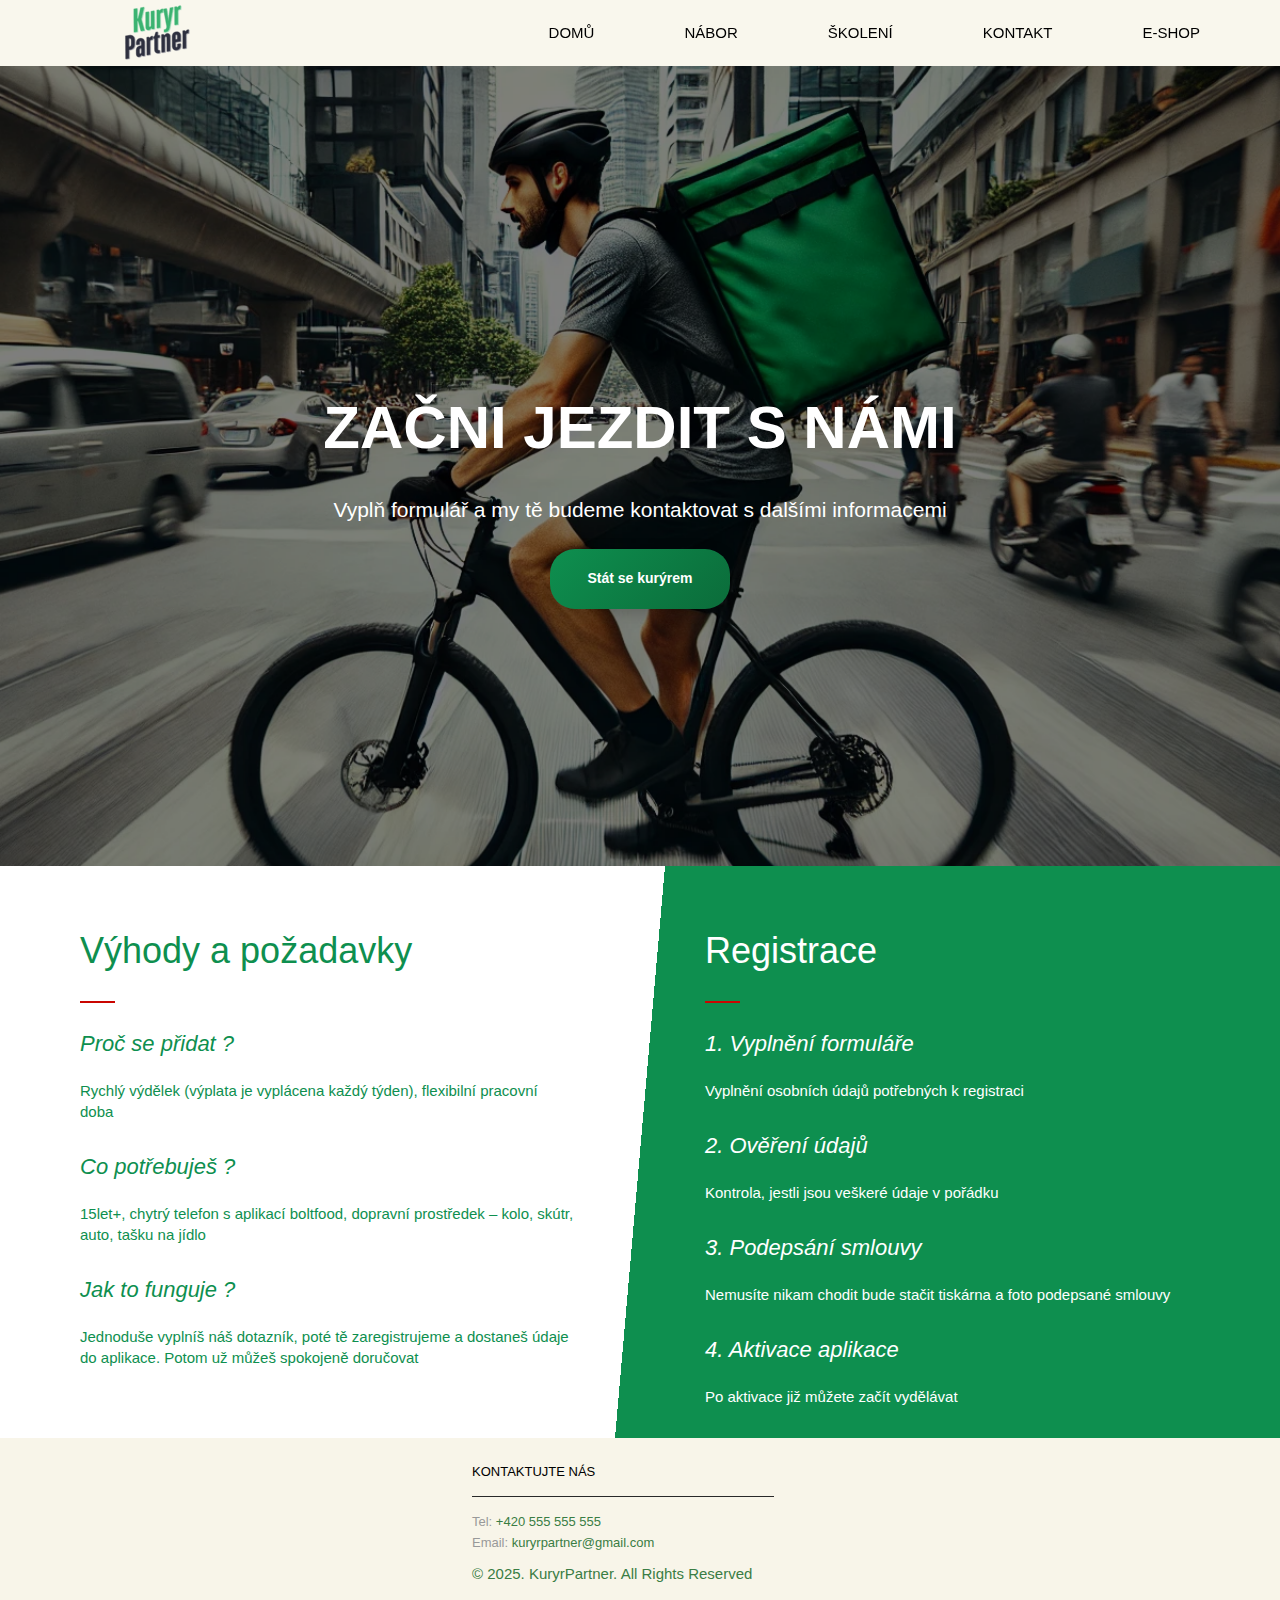
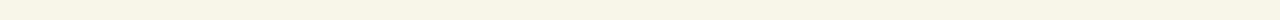
<file: Form.html>
<!DOCTYPE html>
<html lang="en">

<head>
    <meta charset="UTF-8">
    <meta name="viewport" content="width=device-width, initial-scale=1.0">
    <title>Formulář pro zájemce</title>
    <link rel="stylesheet" href="css/Style.css">
    <link rel="stylesheet" href="css/all.min.css">
</head>

<body>
    <header class="page-header">
        <div class="wrapper">
            <div class="logo">
                <img src="images/logo-kuryr.png" alt="logo">
            </div>
            <nav class="main-nav">
                <ul>
                    <li><a href="index.html">Domů</a></li>
                    <li><a href="Form.html">Nábor</a></li>
                    <li><a href="#">Školení</a></li>
                    <li><a href="Kontakt.html">Kontakt</a></li>
                    <li><a href="https://cz.boltfoodgear.com/cz">E-shop</a></li>
                </ul>
            </nav>

        </div>

    </header>
    <main>
        <div class="bannerForm">
            <div class="banner-block">
                <h1>Začni jezdit s námi</h1>
                <p class="subtitle">Vyplň formulář a my tě budeme kontaktovat s dalšími informacemi</p>
                <a href="https://docs.google.com/forms/d/e/1FAIpQLSfZCCWhNQpP_733uTUZBFD9D1KTM6HU1SyIBRKL4vxNAfrfuQ/viewform" class="inviteForm">Stát se kurýrem </a>
            </div>
        </div>
         <div class="articles">
            <div class="wrapper">
                <article>
                    <h2>Výhody a požadavky</h2>
                    <p class="quote">
                        Proč se přidat ?
                    </p>
                    <p class="text">Rychlý výdělek (výplata je vyplácena každý týden), flexibilní pracovní doba</p>
                    <p class="quote">
                        Co potřebuješ ?
                    </p>
                    <p class="text">15let+, chytrý telefon s aplikací boltfood, dopravní prostředek – kolo, skútr, auto, tašku na jídlo</p>
                    <p class="quote">
                        Jak to funguje ?
                    </p>
                    <p class="text">Jednoduše vyplníš náš dotazník, poté tě zaregistrujeme a dostaneš údaje do aplikace. Potom už můžeš spokojeně doručovat</p>

                </article>
                <article>
                    <h2>Registrace</h2>
                    <p class="quote">1. Vyplnění formuláře</p>
                    <p class="text">Vyplnění osobních údajů potřebných k registraci</p>
                    <p class="quote">2. Ověření údajů</p>
                    <p class="text">Kontrola, jestli jsou veškeré údaje v pořádku</p>
                    <p class="quote">3. Podepsání smlouvy</p>
                    <p class="text">Nemusíte nikam chodit bude stačit tiskárna a foto podepsané smlouvy</p>
                    <p class="quote">4. Aktivace aplikace </p>
                    <p class="text">Po aktivace již můžete začít vydělávat</p>
                   
                </article>
            </div>
        </div>
     
    </main>


    <footer class="page-footer">
        <div class="wrapper">
            <div class="footer-col">
                <h3>Kontaktujte nás</h3>
                <ul>
                    <li>Tel:<a href="tel:+420 555 555 555"> +420 555 555 555</a></li>
                    <li>Email:<a href="mailto:kuryrpartner@gmail.com"> kuryrpartner@gmail.com</a></li>
                </ul>
                <p class="copy">© 2025. KuryrPartner. All Rights Reserved</p>
            </div>
     
                
         
        </div>
    </footer>
</body>

</html>
</file>
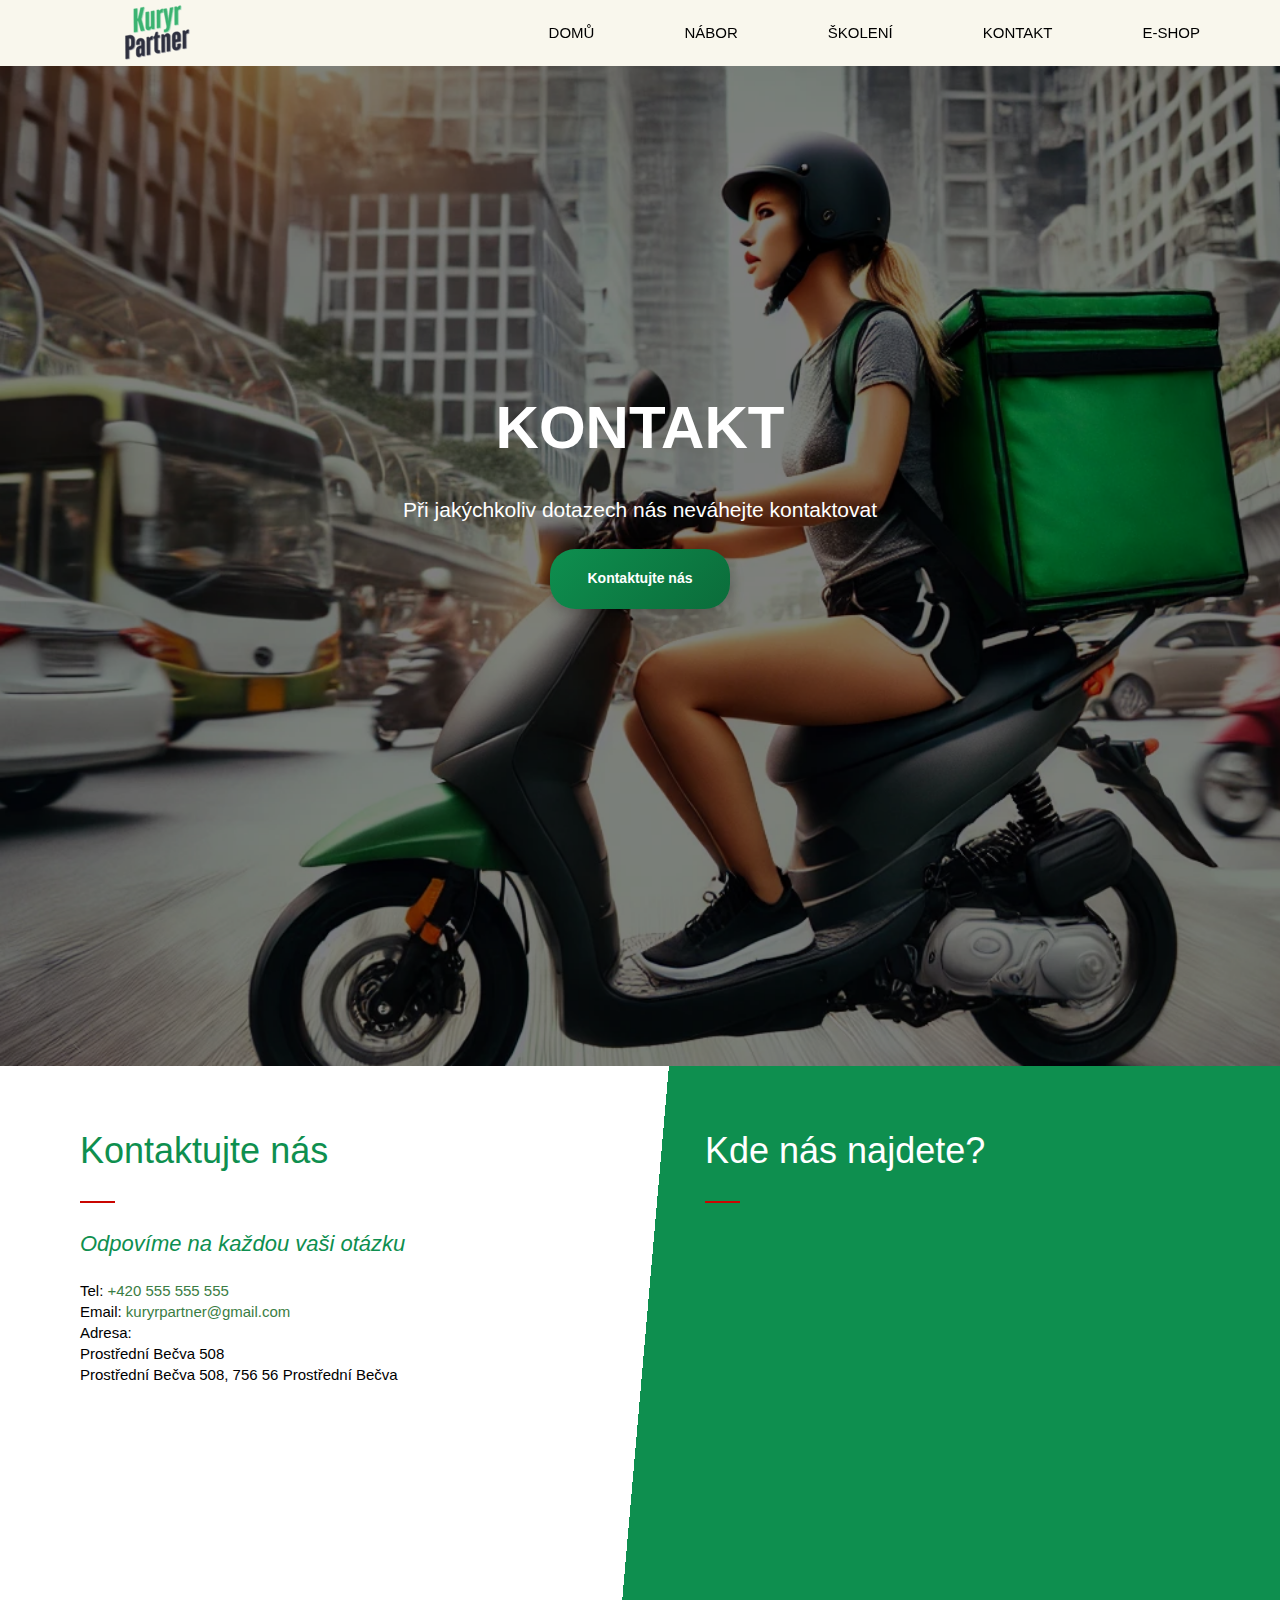
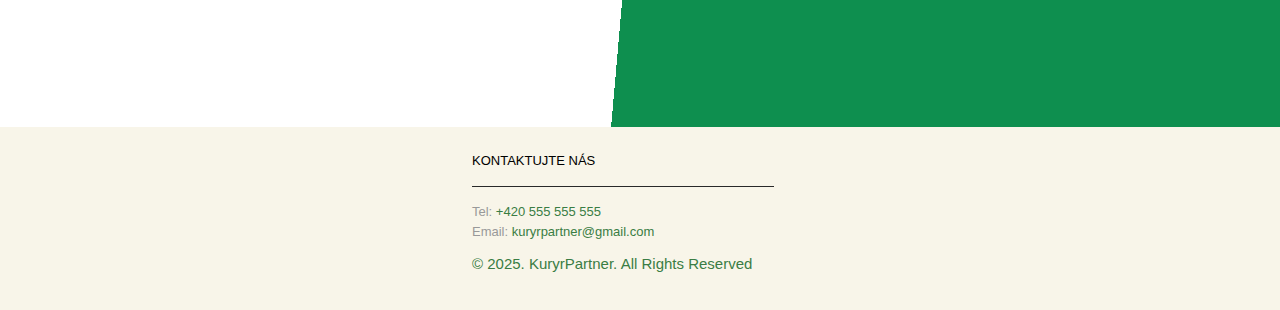
<file: Kontakt.html>
<!DOCTYPE html>
<html lang="en">

<head>
    <meta charset="UTF-8">
    <meta name="viewport" content="width=device-width, initial-scale=1.0">
    <title>Kontakt</title>
    <link rel="stylesheet" href="css/Style.css">
    <link rel="stylesheet" href="css/all.min.css">
    <script src="toto.js"> </script>
</head>


<body>
    <header class="page-header">
        <div class="wrapper">
            <div class="logo">
                <img src="images/logo-kuryr.png" alt="logo">
            </div>
            <nav class="main-nav">
                <ul>
                    <li><a href="index.html">Domů</a></li>
                    <li><a href="Form.html">Nábor</a></li>
                    <li><a href="Skoleni.html">Školení</a></li>
                    <li><a href="Kontakt.html">Kontakt</a></li>
                    <li><a href="https://cz.boltfoodgear.com/cz">E-shop</a></li>
                </ul>
            </nav>
        </div>

    </header>
    <main>
        <div class="bannerContact">
            <div class="banner-block">
                <h1>Kontakt</h1>
                <p class="subtitle">Při jakýchkoliv dotazech nás neváhejte kontaktovat</p>
                <a onclick="scrollToSection()" class="inviteForm">Kontaktujte nás </a>
            </div>
        </div>
        <div class="articles">
            <div class="wrapper">
                <article>
                    <h2>Kontaktujte nás</h2>
                    <p class="quote">
                        Odpovíme na každou vaši otázku
                    </p>
                    <ul class="contactList">
                        <li>Tel:<a href="tel:+420 555 555 555"> +420 555 555 555</a></li>
                        <li>Email:<a href="mailto:kuryrpartner@gmail.com"> kuryrpartner@gmail.com</a></li>
                        <li> Adresa: </li>
                        <li> Prostřední Bečva 508</li>  
                        <li> Prostřední Bečva 508, 756 56 Prostřední Bečva </li>
                    </ul>

                </article>
                <article>
                    <h2>Kde nás najdete? </h2>
                    <iframe
                        src="https://www.google.com/maps/embed?pb=!1m18!1m12!1m3!1d409.2040585204733!2d18.254064872204285!3d49.435720456850625!2m3!1f0!2f0!3f0!3m2!1i1024!2i768!4f13.1!3m3!1m2!1s0x471389ca6e3452a7%3A0xf11dd015bd7ee183!2zUHJvc3TFmWVkbsOtIEJlxI12YSA1MDgsIDc1NiA1NiBQcm9zdMWZZWRuw60gQmXEjXZh!5e1!3m2!1scs!2scz!4v1741552883585!5m2!1scs!2scz"
                        width="600" height="450" style="border:0;" allowfullscreen="" loading="lazy"
                        referrerpolicy="no-referrer-when-downgrade"></iframe>

                        <br>
                        <br>
                        <br>
                        
                </article>
            </div>
        </div>

    </main>


    <footer class="page-footer">
        <div class="wrapper">
            <div class="footer-col">
                <h3 id="Kontakt">Kontaktujte nás</h3>

                <ul>
                    <li>Tel:<a href="tel:+420 555 555 555"> +420 555 555 555</a></li>
                    <li>Email:<a href="mailto:kuryrpartner@gmail.com"> kuryrpartner@gmail.com</a></li>
                </ul>
                <p class="copy">© 2025. KuryrPartner. All Rights Reserved</p>
            </div>



        </div>
    </footer>
</body>

</html>
</file>
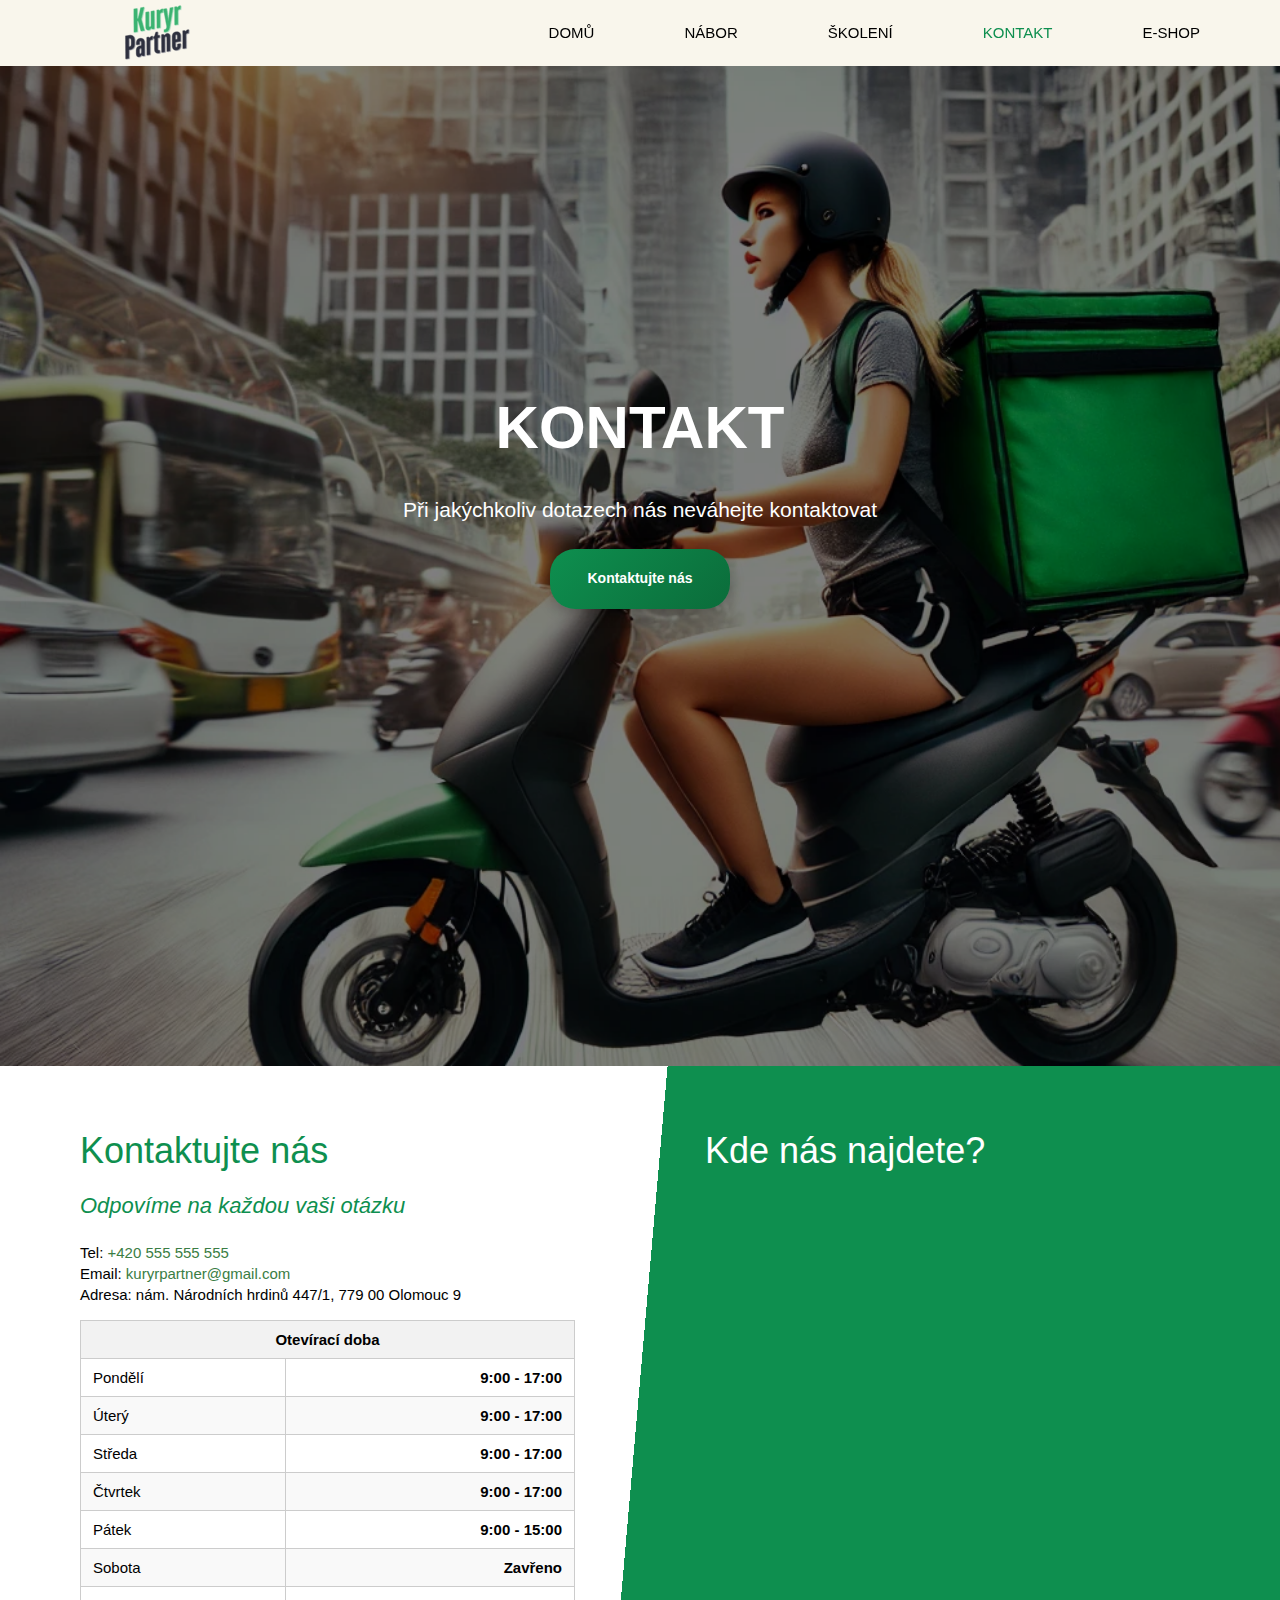
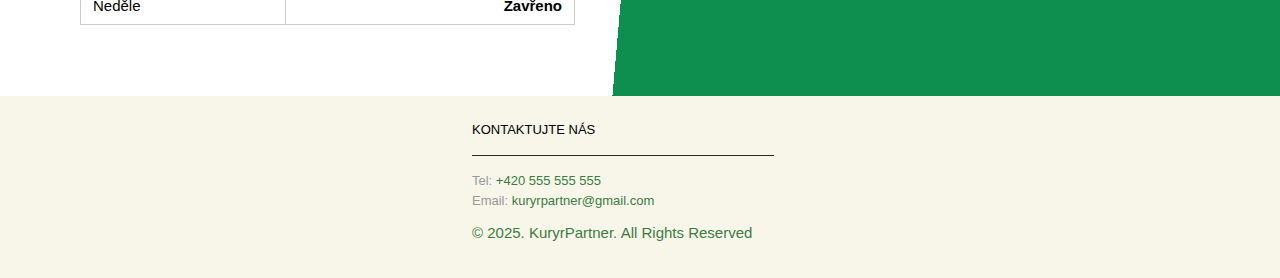
<file: kontakt.html>
<!DOCTYPE html>
<html lang="cs">

<head>
    <meta charset="UTF-8">
    <meta name="viewport" content="width=device-width, initial-scale=1.0">
    <meta name="description"
        content="Kontaktní informace na flotilu KuryrPartner. Najdete zde telefon, e-mail a adresu sídla. Neváhejte nás kontaktovat s dotazy ohledně práce kurýra Bolt Food.">
    <title>Kontakt - KuryrPartner | Spojte se s námi</title>
    <link rel="stylesheet" href="css/reset.css">
    <link rel="stylesheet" href="css/style.css">
    <script src="script.js"> </script>
</head>


<body>
    <header class="page-header">
        <div class="wrapper">
            <div class="logo">
                <img src="images/logo-kuryr.png" alt="Logo flotily KuryrPartner">
            </div>
            <button class="hamburger"><img src="images/hamburger-menu-svgrepo-com.svg" alt="menuBTN"></button>
            <nav class="main-nav">
                <ul>
                    <li><a href="index.html">Domů</a></li>
                    <li><a href="nabor.html">Nábor</a></li>
                    <li><a href="skoleni.html">Školení</a></li>
                    <li><a href="kontakt.html" class="active">Kontakt</a></li>
                    <li><a href="https://cz.boltfoodgear.com/cz">E-shop</a></li>
                </ul>
            </nav>
        </div>

    </header>
    <main>
        <div class="bannerContact">
            <div class="banner-block">
                <h1>Kontakt</h1>
                <p class="subtitle">Při jakýchkoliv dotazech nás neváhejte kontaktovat</p>
                <a onclick="scrollToSection()" class="inviteForm">Kontaktujte nás </a>
            </div>
        </div>
        <div class="articles">
            <div class="wrapper">
                <article>
                    <h2>Kontaktujte nás</h2>
                    <p class="quote">
                        Odpovíme na každou vaši otázku
                    </p>
                    <ul class="contactList">
                        <li>Tel:<a href="tel:+420 555 555 555"> +420 555 555 555</a></li>
                        <li>Email:<a href="mailto:kuryrpartner@gmail.com"> kuryrpartner@gmail.com</a></li>
                        <li>Adresa: nám. Národních hrdinů 447/1, 779 00 Olomouc 9 </li>
                    </ul>
                    <table class="opening-hours-table">
                        <thead>
                          <tr>
                            <th colspan="2">Otevírací doba</th>
                          </tr>
                        </thead>
                        <tbody>
                          <tr>
                            <td>Pondělí</td>
                            <td>9:00 - 17:00</td> 
                          </tr>
                          <tr>
                            <td>Úterý</td>
                            <td>9:00 - 17:00</td>
                          </tr>
                          <tr>
                            <td>Středa</td>
                            <td>9:00 - 17:00</td>
                          </tr>
                          <tr>
                            <td>Čtvrtek</td>
                            <td>9:00 - 17:00</td>
                          </tr>
                          <tr>
                            <td>Pátek</td>
                            <td>9:00 - 15:00</td>
                          </tr>
                          <tr>
                            <td>Sobota</td>
                            <td>Zavřeno</td>
                          </tr>
                          <tr>
                            <td>Neděle</td>
                            <td>Zavřeno</td>
                          </tr>
                        </tbody>
                      </table>

                </article>
                <article>
                    <h2>Kde nás najdete? </h2>
                    <iframe id="Mapa"
                        src="https://www.google.com/maps/embed?pb=!1m18!1m12!1m3!1d1369.9545535086406!2d17.24855325155027!3d49.5953035293747!2m3!1f0!2f0!3f0!3m2!1i1024!2i768!4f13.1!3m3!1m2!1s0x47124feb12b355a5%3A0xbce8f9df288c2b25!2sMcDonald's!5e0!3m2!1scs!2scz!4v1745663286023!5m2!1scs!2scz"
                        allowfullscreen loading="lazy">
                    </iframe>

                </article>
            </div>
        </div>

    </main>


    <footer class="page-footer">
        <div class="wrapper">
            <div class="footer-col">
                <h3 id="Kontakt">Kontaktujte nás</h3>

                <ul>
                    <li>Tel:<a href="tel:+420 555 555 555"> +420 555 555 555</a></li>
                    <li>Email:<a href="mailto:kuryrpartner@gmail.com"> kuryrpartner@gmail.com</a></li>
                </ul>
                <p class="copy">© 2025. KuryrPartner. All Rights Reserved</p>
            </div>



        </div>
    </footer>
</body>

</html>
</file>
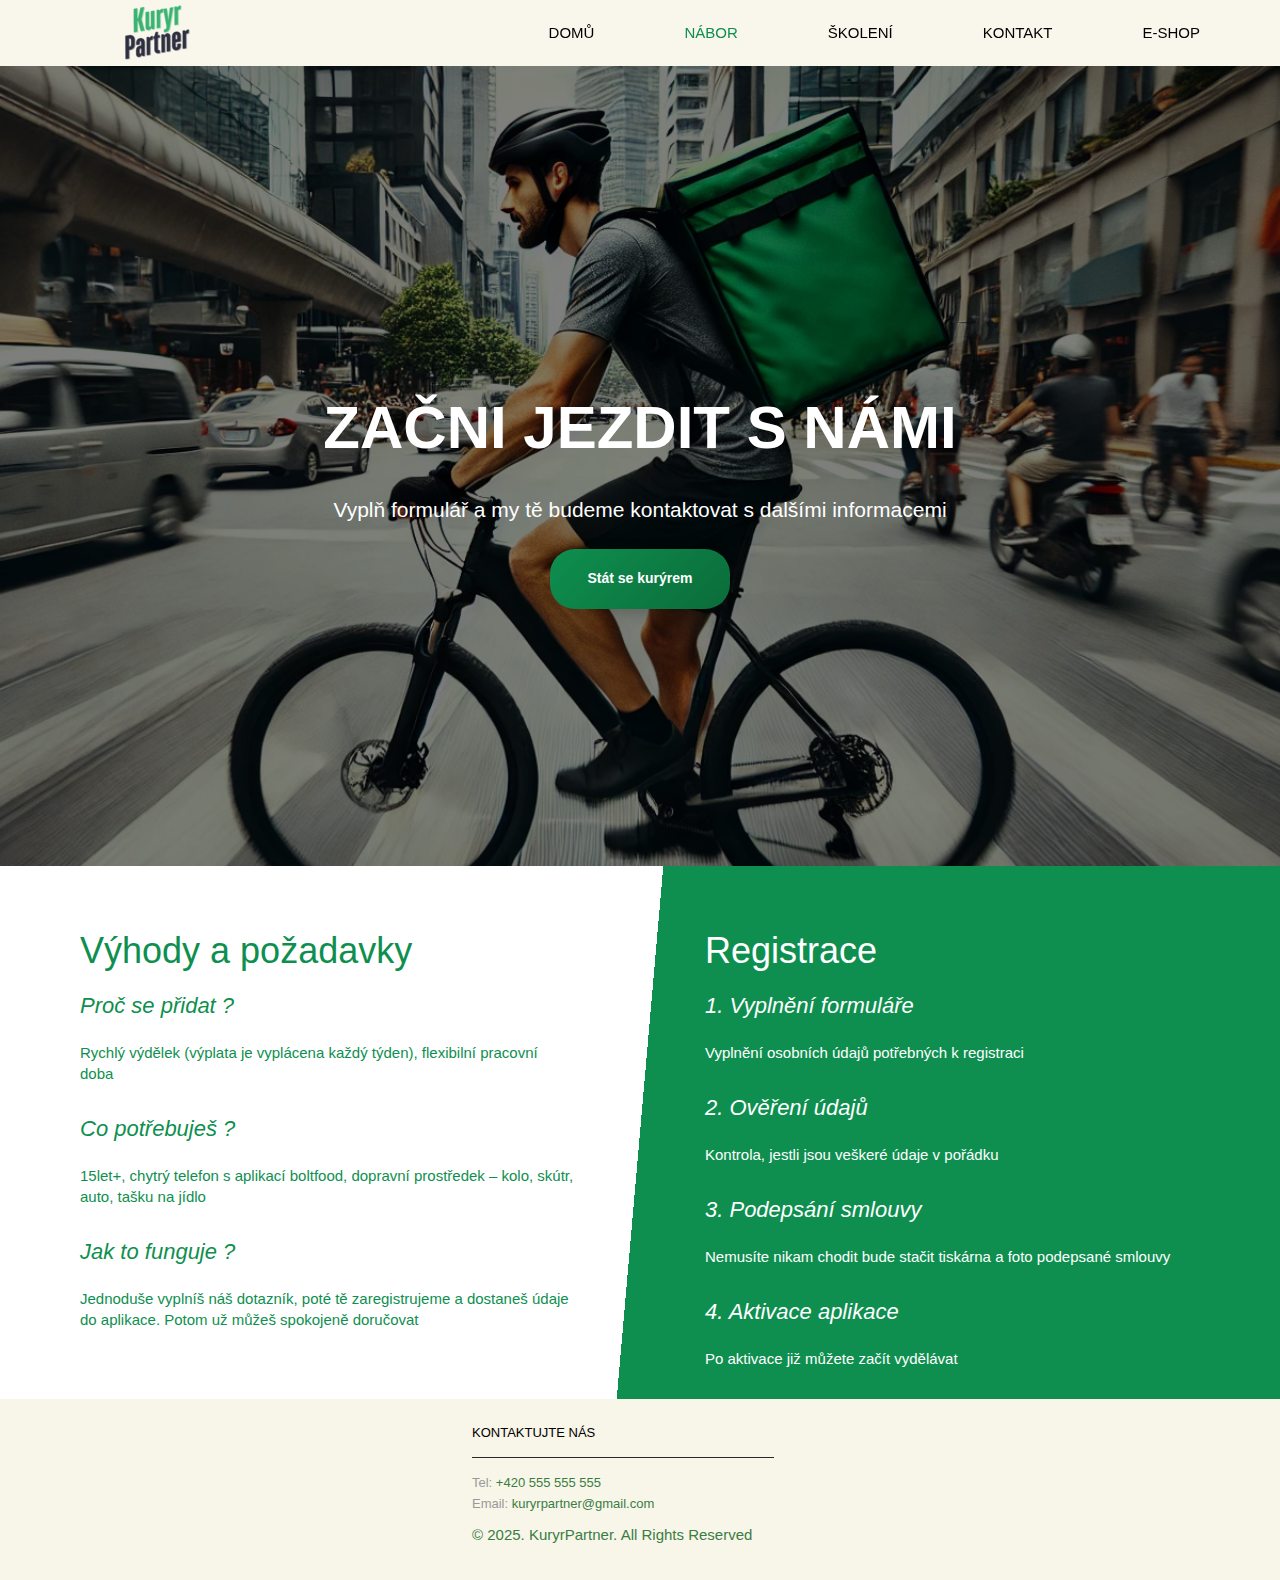
<file: nabor.html>
<!DOCTYPE html>
<html lang="cs">

<head>
    <meta charset="UTF-8">
    <meta name="viewport" content="width=device-width, initial-scale=1.0">
    <meta name="description" content="Přidejte se k týmu kurýrů Bolt Food flotily KuryrPartner. Nabízíme flexibilní práci, týdenní výplaty a jednoduchý registrační proces. Vyplňte formulář a začněte vydělávat.">
    <title>Nábor kurýrů Bolt Food - KuryrPartner | Staňte se kurýrem</title>
    <link rel="stylesheet" href="css/reset.css">
    <link rel="stylesheet" href="css/style.css">
    <script src="script.js"> </script>
</head>

<body>
    <header class="page-header">
        <div class="wrapper">
            <div class="logo">
                <img src="images/logo-kuryr.png" alt="Logo flotily KuryrPartner">
            </div>
            <button class="hamburger"><img src="images/hamburger-menu-svgrepo-com.svg" alt="menuBTN"></button>
            <nav class="main-nav">
                <ul>
                    <li><a href="index.html">Domů</a></li>
                    <li><a href="nabor.html" class="active">Nábor</a></li>
                    <li><a href="skoleni.html">Školení</a></li>
                    <li><a href="kontakt.html">Kontakt</a></li>
                    <li><a href="https://cz.boltfoodgear.com/cz">E-shop</a></li>
                </ul>
            </nav>

        </div>

    </header>
    <main>
        <div class="bannerForm">
            <div class="banner-block">
                <h1>Začni jezdit s námi</h1>
                <p class="subtitle">Vyplň formulář a my tě budeme kontaktovat s dalšími informacemi</p>
                <a href="https://docs.google.com/forms/d/e/1FAIpQLSfZCCWhNQpP_733uTUZBFD9D1KTM6HU1SyIBRKL4vxNAfrfuQ/viewform" class="inviteForm">Stát se kurýrem </a>
            </div>
        </div>
         <div class="articles">
            <div class="wrapper">
                <article>
                    <h2>Výhody a požadavky</h2>
                    <p class="quote">
                        Proč se přidat ?
                    </p>
                    <p class="text">Rychlý výdělek (výplata je vyplácena každý týden), flexibilní pracovní doba</p>
                    <p class="quote">
                        Co potřebuješ ?
                    </p>
                    <p class="text">15let+, chytrý telefon s aplikací boltfood, dopravní prostředek – kolo, skútr, auto, tašku na jídlo</p>
                    <p class="quote">
                        Jak to funguje ?
                    </p>
                    <p class="text">Jednoduše vyplníš náš dotazník, poté tě zaregistrujeme a dostaneš údaje do aplikace. Potom už můžeš spokojeně doručovat</p>

                </article>
                <article>
                    <h2>Registrace</h2>
                    
                    <p class="quote">1. Vyplnění formuláře</p>
                    <p class="text">Vyplnění osobních údajů potřebných k registraci</p>
                    <p class="quote">2. Ověření údajů</p>
                    <p class="text">Kontrola, jestli jsou veškeré údaje v pořádku</p>
                    <p class="quote">3. Podepsání smlouvy</p>
                    <p class="text">Nemusíte nikam chodit bude stačit tiskárna a foto podepsané smlouvy</p>
                    <p class="quote">4. Aktivace aplikace </p>
                    <p class="text">Po aktivace již můžete začít vydělávat</p>
                   
                </article>
            </div>
        </div>
     
    </main>


    <footer class="page-footer">
        <div class="wrapper">
            <div class="footer-col">
                <h3>Kontaktujte nás</h3>
                <ul>
                    <li>Tel:<a href="tel:+420 555 555 555"> +420 555 555 555</a></li>
                    <li>Email:<a href="mailto:kuryrpartner@gmail.com"> kuryrpartner@gmail.com</a></li>
                </ul>
                <p class="copy">© 2025. KuryrPartner. All Rights Reserved</p>
            </div>
     
                
         
        </div>
    </footer>
</body>

</html>
</file>
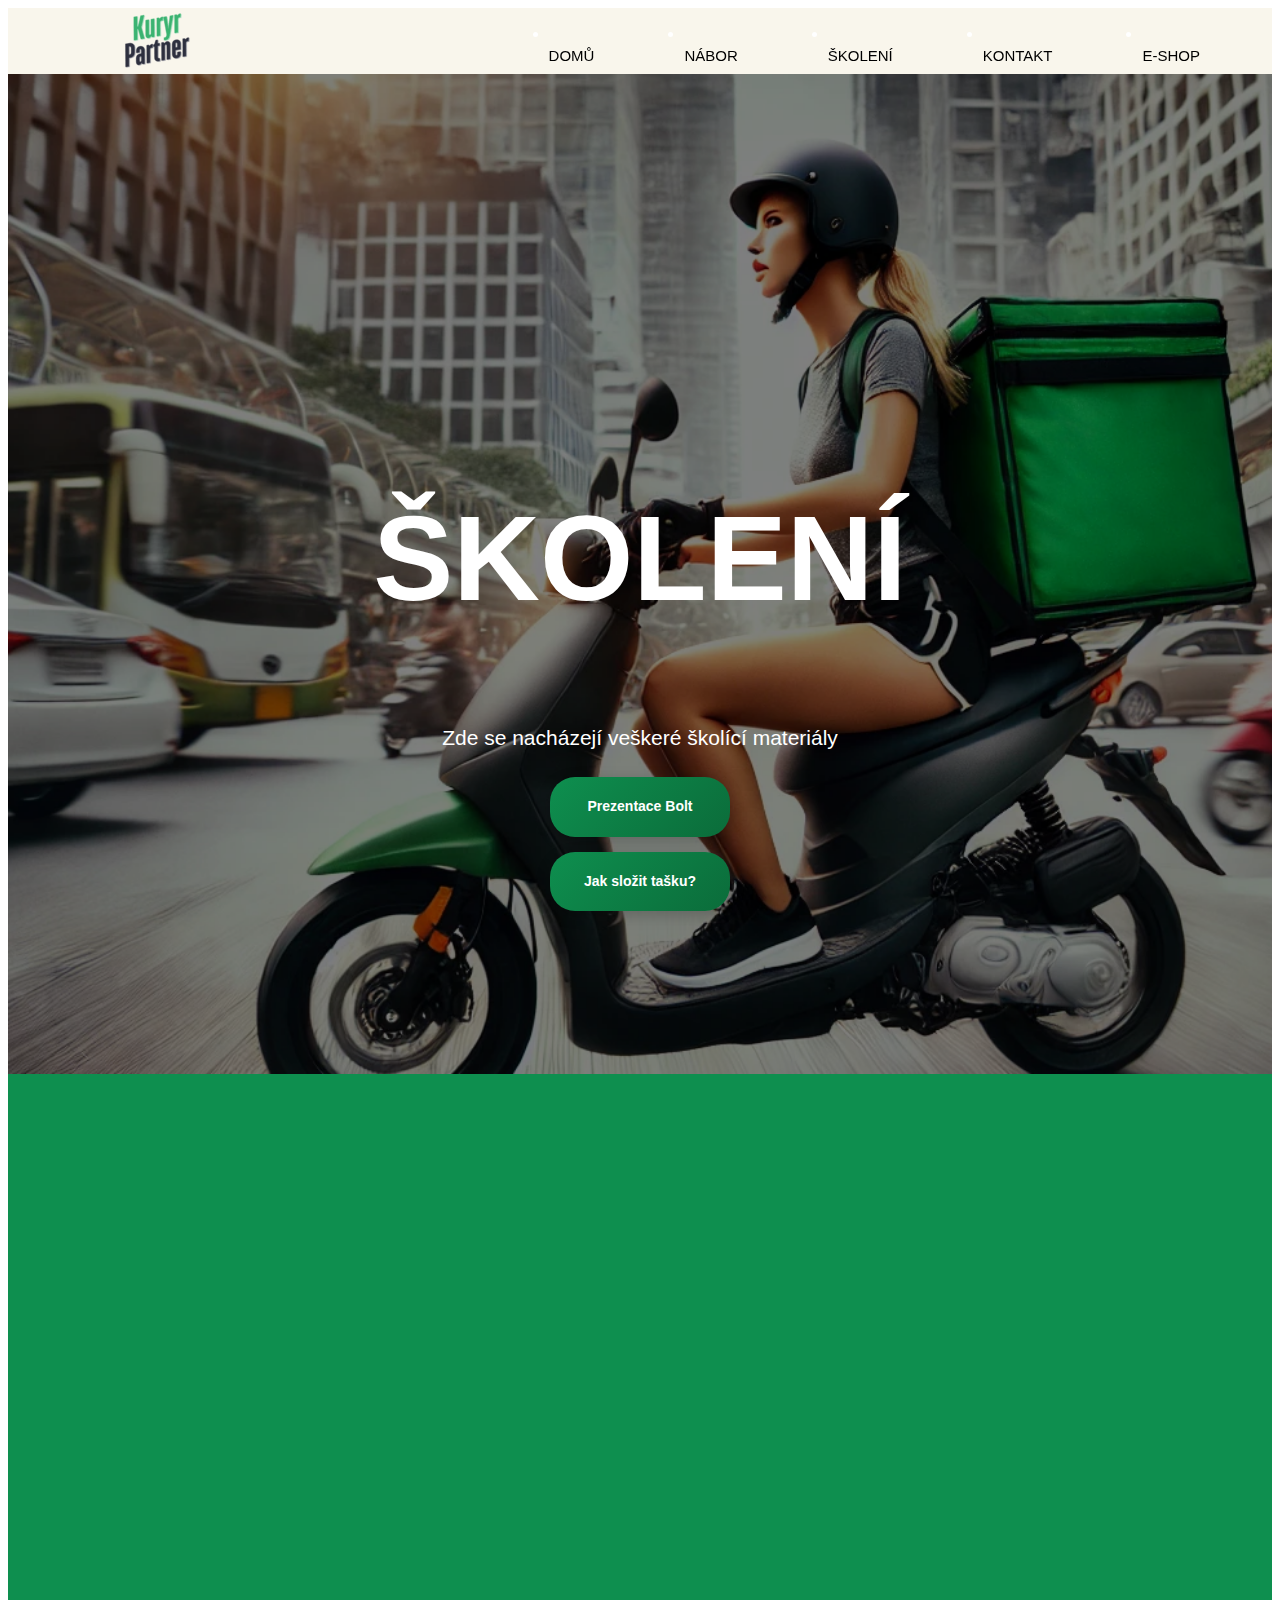
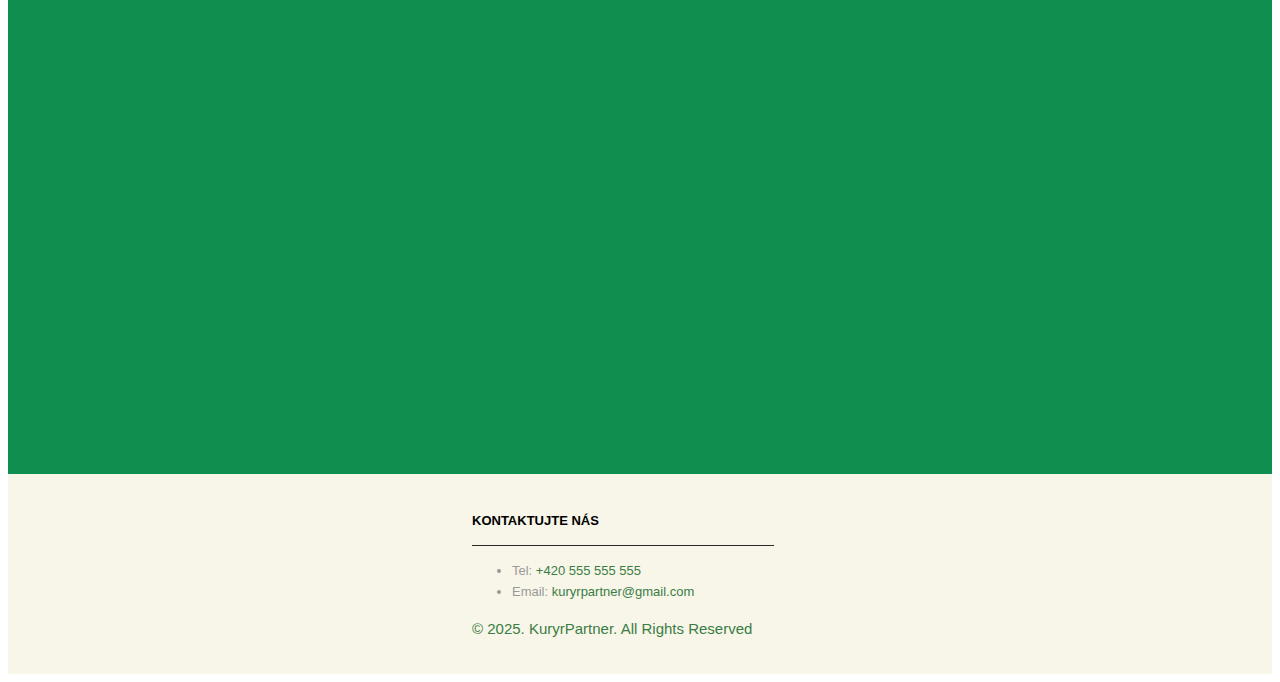
<file: skoleni.html>
<!DOCTYPE html>
<html lang="cs">

<head>
    <meta charset="UTF-8">
    <meta name="viewport" content="width=device-width, initial-scale=1.0">
    <title>Školení</title>
    <link rel="stylesheet" href="css/style.css">
    <script src="script.js"> </script>
</head>


<body>
    <header class="page-header">
        <div class="wrapper">
            <div class="logo">
                <img src="images/logo-kuryr.png" alt="logo">
            </div>
            <button class="hamburger">☰</button>
            <nav class="main-nav">
                <ul>
                    <li><a href="index.html">Domů</a></li>
                    <li><a href="nabor.html">Nábor</a></li>
                    <li><a href="skoleni.html">Školení</a></li>
                    <li><a href="kontakt.html">Kontakt</a></li>
                    <li><a href="https://cz.boltfoodgear.com/cz">E-shop</a></li>
                </ul>
            </nav>
        </div>

    </header>
    <main>
        <div class="bannerContact">
            <div class="banner-block">
                <h1>Školení</h1>
                <p class="subtitle">Zde se nacházejí veškeré školící materiály</p>
                <a class="inviteForm" href="Media/bolt_food_skolici_prezentace.pdf">Prezentace Bolt </a>
                <a onclick="scrollTovideo()" class="inviteForm">Jak složit tašku?</a>
            </div>
        </div>

        <div class="bannerBoxBuild">
            <div class="banner-block">
                <iframe id="Taska" src="https://www.youtube.com/embed/KPNY4wpoahk?si=ZoMTW5P_aA-7PNte" 
                title="YouTube video player" allowfullscreen>
            </iframe>
            </div>
        </div>

    </main>


    <footer class="page-footer">
        <div class="wrapper">
            <div class="footer-col">
                <h3>Kontaktujte nás</h3>

                <ul>
                    <li>Tel:<a href="tel:+420 555 555 555"> +420 555 555 555</a></li>
                    <li>Email:<a href="mailto:kuryrpartner@gmail.com"> kuryrpartner@gmail.com</a></li>
                </ul>
                <p class="copy">© 2025. KuryrPartner. All Rights Reserved</p>
            </div>



        </div>
    </footer>
</body>

</html>
</file>
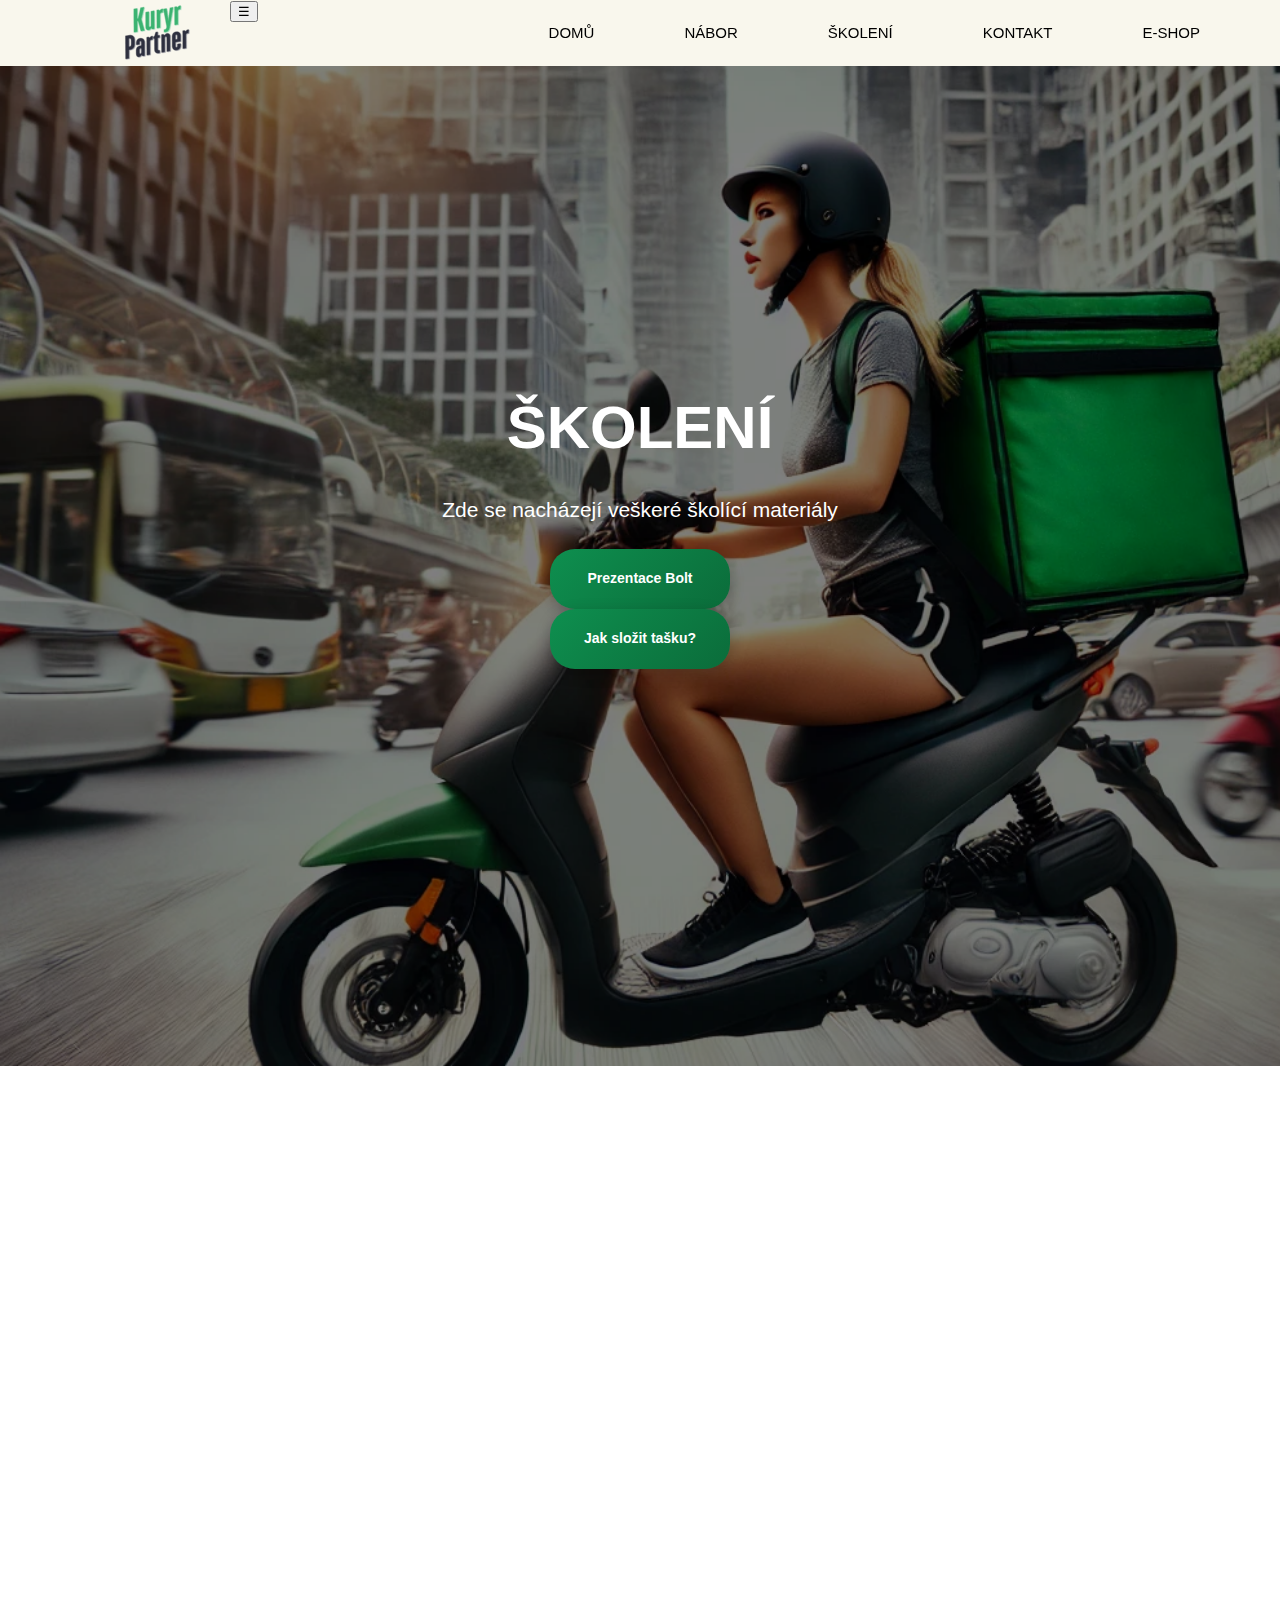
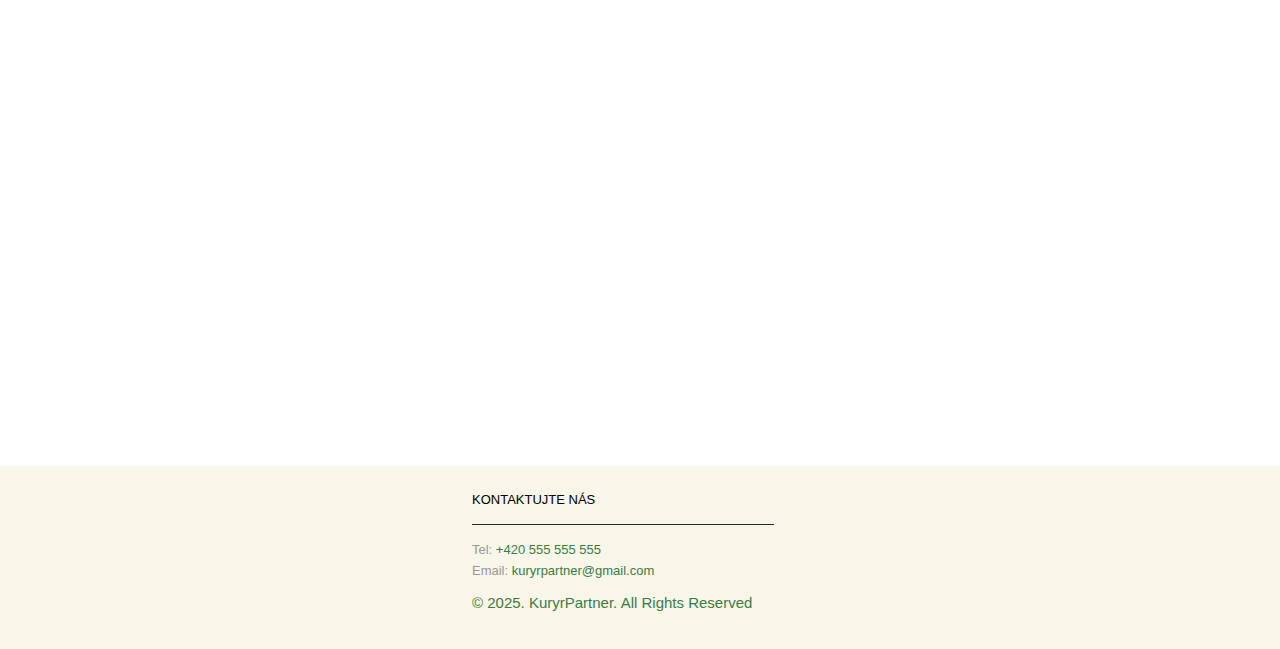
<file: Skoleni.html>
<!DOCTYPE html>
<html lang="en">

<head>
    <meta charset="UTF-8">
    <meta name="viewport" content="width=device-width, initial-scale=1.0">
    <title>Školení</title>
    <link rel="stylesheet" href="css/Style.css">
    <link rel="stylesheet" href="css/all.min.css">
    <script src="toto.js"> </script>
</head>


<body>
    <header class="page-header">
        <div class="wrapper">
            <div class="logo">
                <img src="images/logo-kuryr.png" alt="logo">
            </div>
            <button class="hamburger">☰</button>
            <nav class="main-nav">
                <ul>
                    <li><a href="index.html">Domů</a></li>
                    <li><a href="Form.html">Nábor</a></li>
                    <li><a href="Skoleni.html">Školení</a></li>
                    <li><a href="Kontakt.html">Kontakt</a></li>
                    <li><a href="https://cz.boltfoodgear.com/cz">E-shop</a></li>
                </ul>
            </nav>
        </div>

    </header>
    <main>
        <div class="bannerContact">
            <div class="banner-block">
                <h1>Školení</h1>
                <p class="subtitle">Zde se nacházejí veškeré školící materiály</p>
                <a class="inviteForm" href="Media/bolt_food_skolici_prezentace.pdf">Prezentace Bolt </a>
                <a onclick="scrollTovideo()" class="inviteForm">Jak složit tašku?</a>
            </div>
        </div>

        <div class="bannerBoxBuild">
            <div class="banner-block">
                <iframe id="Taska" width="1280" height="600" src="https://www.youtube.com/embed/KPNY4wpoahk?si=ZoMTW5P_aA-7PNte"
                    title="YouTube video player" frameborder="0"
                    allow="accelerometer; autoplay; clipboard-write; encrypted-media; gyroscope; picture-in-picture; web-share"
                    referrerpolicy="strict-origin-when-cross-origin" allowfullscreen></iframe>
            </div>
        </div>

    </main>


    <footer class="page-footer">
        <div class="wrapper">
            <div class="footer-col">
                <h3>Kontaktujte nás</h3>

                <ul>
                    <li>Tel:<a href="tel:+420 555 555 555"> +420 555 555 555</a></li>
                    <li>Email:<a href="mailto:kuryrpartner@gmail.com"> kuryrpartner@gmail.com</a></li>
                </ul>
                <p class="copy">© 2025. KuryrPartner. All Rights Reserved</p>
            </div>



        </div>
    </footer>
</body>

</html>
</file>
<file: css/style.css>
/*=====================BASE style=================================*/

body {
    color: #fff;
    font-family: Arial, Helvetica, sans-serif;
    font-size: 15px;
    line-height: 1.4;
}

.wrapper {
    width: 1120px;
    height: 100%;
    margin: 0 auto;
}


/*------------------------HEADER--------------------------------------*/

.page-header {
    height: 66px;
    background: rgba(248, 245, 233, 0.87);
    position: sticky;
    left: 0;
    top: 0;
}

.page-header .logo {
    float: left;
    padding-top: 5px;
    box-sizing: border-box;
}

.page-header .main-nav {
    float: right;
}

.main-nav li {
    float: left;
    margin-left: 90px;
}

.main-nav li a {
    float: left;
    text-transform: uppercase;
    text-decoration: none;
    color: #000;
    line-height: 66px;

}

.main-nav li a:hover {
    color: #0e8f4f;
}

.main-nav li a.active {
    color: #0e8f4f;
}



/*-----------------------Hamburger----------------------------------*/

.hamburger {
    appearance: none;
    display: none;
    background: none;
    padding-top: 12px;
    padding-right: 5px;
    border: none;
    cursor: pointer;
    float: right;
    color: black;

}
.hamburger img{
    display: block; 
    width: 42px;  
    height: 42px;
  }


/*------------------------MAIN-----------------------------------*/
/*------------------------BANNER-----------------------------------*/

.banner {
    height: 800px;
    background: url(../images/Bolt-Food-Delivery-5.jpg);
    background-size: cover;
    padding-top: 320px;
    box-sizing: border-box;
}

.bannerForm {
    height: 800px;
    background: url(../images/courier_darker_1200x774.png);
    background-size: cover;
    padding-top: 320px;
    box-sizing: border-box;
}

.bannerContact {
    height: 1000px;
    background: url(../images/courier_scooter_darker_1200x774.png);
    background-size: cover;
    padding-top: 320px;
    box-sizing: border-box;
}

.bannerSkoleni {
    height: 1000px;
    background: url(../images/skoleniImg.png);
    background-size: cover;
    padding-top: 320px;
    box-sizing: border-box;
}

.bannerBoxBuild {
    height: 1000px;
    background: url();
    padding-top: 140px;
    background-size: cover;
    box-sizing: border-box;
    background-color: rgb(14, 143, 79, 1);
}

.banner-block {
    margin-left: auto;
    margin-right: auto;
    font-size: 60px;
    font-weight: bold;
    text-align: center;
}


h1 {
    text-transform: uppercase;
}

.subtitle {
    font-size: 21px;
    font-weight: 300;
    margin: 25px 0;
}

.inviteForm {
    display: block;
    padding: 20px 30px;
    color: white;
    /* Lepší kontrast s pozadím */
    background: linear-gradient(135deg, #0e8f4f, #0b6c3a);
    /* Jemný přechod barev */
    font-size: 14px;
    font-family: Arial, Helvetica, sans-serif;
    text-decoration: none;
    width: 180px;
    box-sizing: border-box;
    border-radius: 25px;
    margin: 0 auto 15px auto;
    text-align: center;
    transition: all 0.4s ease;
    /* Plynulý přechod pro všechny vlastnosti */
    box-shadow: 0 4px 15px rgba(0, 0, 0, 0.2);
    /* Jemný stín pro 3D efekt */
}



.inviteForm:hover {

    background: linear-gradient(135deg, #09e7d5, #0e8f4f);
    /* Změna barev při hoveru */
    box-shadow: inset 0 0 50px rgba(7, 173, 160, 0.959), 0 8px 20px rgba(0, 0, 0, 0.3);
    /* Zvýrazněný stín */
    transform: scale(1.05);
    /* Lehký zvětšovací efekt */
    transition-delay: 100ms;
    /* Malé zpoždění při hoveru */
    cursor: pointer;
    color: black;
}




/*------------------------ARTICLE-----------------------------------*/
.articles {
    background: #1b1b1b;
    background: linear-gradient(275deg, rgba(14, 143, 79, 1) 50%, rgba(255, 255, 255, 1) 50%);
}

.articles>.wrapper::after,
.page-footer>.wrapper::after {
    content: ".";
    font-size: 0;
    height: 0px;
    width: 100%;
    display: block;
    clear: both;
}

article {
    width: 50%;
    float: left;
    box-sizing: border-box;
    padding-top: 60px;
}

article:first-of-type {
    padding-right: 65px;
    color: #0e8f4f;
}

article:last-of-type {
    padding-left: 65px;
}

h2 {
    font-size: 36px;
    font-weight: 300;
    padding-bottom: 15px;
}

 

.quote {
    font-size: 22px;
    font-style: italic;
    font-weight: 300;
    margin-bottom: 20px;
}

.text {
    font-weight: 300;
    margin-bottom: 30px;
}

.VyhodyList {
    margin-top: 10px;
}

.VyhodyList li {
    margin-top: 20px;
}

/*------------------------Contact-----------------------------------*/

.contactList li a {

    text-decoration: none;
    color: #3A7D44;
}

.contactList li {
    color: black;
}

.contactList a:hover {
    color: #000;
}

/*------------------------FOOTER-----------------------------------*/

.page-footer {
    background-color: #F8F5E9;
    padding-top: 25px;
}

.footer-col {
    width: 30%;
    margin: 0 auto;
    box-sizing: border-box;
    color: black;
}

.page-footer h3 {
    font-size: 13px;
    text-transform: uppercase;
}

.page-footer h3::after {
    content: ".";
    font-size: 0;
    width: 90%;
    height: 1px;
    background: #292929;
    display: block;
    margin: 15px 0px;

}

.page-footer li {
    color: #999;
    font-size: 13px;
    line-height: 1.6;
}

.page-footer li:hover {
    color: #000;
}

.page-footer li a {
    text-decoration: none;
    color: #3A7D44;
}

.copy {
    color: #3A7D44;
    margin-top: 10px;
    margin-bottom: 35px;
}

/*------------------------Video-------------------------------------------*/
#Taska {
    width: 100%;
    max-width: 1280px;
    height: auto;
    aspect-ratio: 16 / 9;
    border: none;
}


/*=========================mapa=============================================*/

#Mapa {
    width: 800px;
    height: 450px;
    padding-bottom: 50px;
    border: none;
}



/*=========================tabulka=====================================*/


.opening-hours-table {
    width: 100%; 
    margin-top: 15px; 
    margin-bottom: 20px;
    border-collapse: collapse;
    color: black; 
    font-size: 15px; 
  }
  
  .opening-hours-table th, 
  .opening-hours-table td {
    border: 1px solid #ccc; 
    padding: 8px 12px; 
    text-align: left;
  }
  
  .opening-hours-table th {
    background-color: #f2f2f2;
    font-weight: bold;
    text-align: center; 
  }
  
  .opening-hours-table tr:nth-child(even) {
    background-color: #f9f9f9; 
  }
  
  .opening-hours-table td:last-child {
    text-align: right;
    font-weight: bold;
  }

/*------------------------Responsivity-----------------------------------*/

@media (max-width: 1024px) {
  
    .wrapper {
        width: 100%;
    }

    .main-nav ul {
        display: flex;
        flex-direction: column;
        position: absolute;
        top: 66px;
        left: 0;
        width: 100%;
        background: rgba(248, 245, 233, 0.87);
        padding: 0;

        /* Skryté na začátku */
        opacity: 0;
        transform: translateY(-10px);
        visibility: hidden;
        transition: opacity 0.5s ease, transform 0.5s ease;
    }

    .main-nav ul.active {
        opacity: 1;
        transform: translateY(0);
        visibility: visible;



    }

    .main-nav li {
        opacity: 0;
        transform: translateY(-10px);
        padding-left: 75%;

    }


    .main-nav ul.active li {
        opacity: 1;
        transform: translateY(0);
    }



    .hamburger {
        display: block;
 
    }

    article {
        width: 100%;
     
        float: none;
      
        padding: 20px;
 
        display: block;
    }

    article:first-of-type {
        padding-right: 0;

        background-color: white;
    }

    article:last-of-type {
        padding-left: 3%;
   
        background-color: rgb(14, 143, 79, 1);
    }

    .footer-col {
        width: 75%;
        margin: 0 auto;
        box-sizing: border-box;
        color: black;

    }


    .bannerBoxBuild {
        height: auto;
        background: url();
        background-size: cover;
        padding-top: 5%;
        box-sizing: border-box;
        background-color: rgb(14, 143, 79, 1);
    }

    #Mapa {
        width: 100%;

        border: none;
    }



}

@media (max-width: 768px) {
  

    .wrapper {
        width: 100%;
    }

    .main-nav ul {
        display: flex;
        flex-direction: column;
        position: absolute;
        top: 66px;
        left: 0;
        width: 100%;
        background: rgba(248, 245, 233, 0.87);
        padding: 0;
        opacity: 0;
        transform: translateY(-10px);
        visibility: hidden;
        transition: opacity 0.5s ease, transform 0.5s ease;
    }

    .main-nav ul.active {
        opacity: 1;
        transform: translateY(0);
        visibility: visible;
    }


    .main-nav li {
        opacity: 0;
        transform: translateY(-10px);
        padding-left: 70%;

    }


    .main-nav ul.active li {
        opacity: 1;
        transform: translateY(0);
    }



    .hamburger {
        display: block;

    }

    article {
        width: 100%;

        float: none;

        padding: 20px;
    
        display: block;
    }

    article:first-of-type {
        padding-right: 0;
   
        background-color: white;
    }

    article:last-of-type {
        padding-left: 3%;
     
        background-color: rgb(14, 143, 79, 1);
    }

    .footer-col {
        width: 75%;
        margin: 0 auto;
        box-sizing: border-box;
        color: black;

    }


    .bannerBoxBuild {
        height: auto;
        background: url();
        background-size: cover;
        padding-top: 5%;
        box-sizing: border-box;
        background-color: rgb(14, 143, 79, 1);
    }

    #Mapa {
        width: 100%;

        border: none;
    }

    .page-header .logo {
        visibility: hidden;
    }

}


@media (max-width: 600px) {
    .wrapper {
        width: 100%;

    }

    .main-nav li {

        padding-left: 60%;
    }



}


@media (max-width: 435px) {
    .wrapper {
        width: 100%;

    }

    .main-nav li {

        padding-left: 50%;
    }

    .banner {
        height: 100%;
        padding-top: 35%;
        padding-bottom: 100px;
        font-size: 50%;

    }

    .bannerForm {
        height: 100%;
        padding-top: 30%;
        padding-bottom: 100px;
        font-size: 50%;
    }

    h1 {
        font-size: 65%;
    }

    .bannerContact {
        height: 100%;
        padding-top: 30%;
        padding-bottom: 100px;
        font-size: 50%;
    }

    .bannerSkoleni {
        height: 100%;
        padding-top: 30%;
        padding-bottom: 100px;
        font-size: 50%;
    }

}
</file>
<file: css/Style.css>
/* CSS RESET*/
html,
body,
div,
span,
applet,
object,
iframe,
h1,
h2,
h3,
h4,
h5,
h6,
p,
blockquote,
pre,
a,
abbr,
acronym,
address,
big,
cite,
code,
del,
dfn,
em,
img,
ins,
kbd,
q,
s,
samp,
small,
strike,
strong,
sub,
sup,
tt,
var,
b,
u,
i,
center,
dl,
dt,
dd,
ol,
ul,
li,
fieldset,
form,
label,
legend,
table,
caption,
tbody,
tfoot,
thead,
tr,
th,
td,
article,
aside,
canvas,
details,
embed,
figure,
figcaption,
footer,
header,
hgroup,
menu,
nav,
output,
ruby,
section,
summary,
time,
mark,
audio,
video {
    margin: 0;
    padding: 0;
    border: 0;
    font-size: 100%;
    font: inherit;
    vertical-align: baseline;
}

/* HTML5 display-role reset for older browsers */
article,
aside,
details,
figcaption,
figure,
footer,
header,
hgroup,
menu,
nav,
section {
    display: block;
}

body {
    line-height: 1;
}

ol,
ul {
    list-style: none;
}

blockquote,
q {
    quotes: none;
}

blockquote:before,
blockquote:after,
q:before,
q:after {
    content: '';
    content: none;
}

table {
    border-collapse: collapse;
    border-spacing: 0;
}

/*=====================BASE style=================================*/

body {
    color: #fff;
    font-family: Arial, Helvetica, sans-serif;
    font-size: 15px;
    line-height: 1.4;
}

.wrapper {
    width: 1120px;
    height: 100%;
    margin: 0 auto;
}

/*------------------------HEADER--------------------------------------*/

.page-header {
    height: 66px;
    background: rgba(248, 245, 233, 0.8);
    position: sticky;
    left: 0;
    top: 0;
}

.page-header .logo {
    float: left;
    padding-top: 5px;
    box-sizing: border-box;
}

.page-header .main-nav {
    float: right;
}

.main-nav li {
    float: left;
    margin-left: 90px;
}

.main-nav li a {
    float: left;
    text-transform: uppercase;
    text-decoration: none;
    color: #000;
    line-height: 66px;

}

.main-nav li a:hover {
    color:#0e8f4f;
}


/*------------------------MAIN-----------------------------------*/
/*------------------------BANNER-----------------------------------*/

.banner {
    height: 800px;
    background: url(../images/Bolt-Food-Delivery-5.jpg);
    background-size: cover;
    padding-top: 320px;
    box-sizing: border-box;
}

.bannerForm {
    height: 800px;
    background: url(../images/courier_darker_1200x774.png);
    background-size: cover;
    padding-top: 320px;
    box-sizing: border-box;
}

.bannerContact {
    height: 1000px;
    background: url(../images/courier_scooter_darker_1200x774.png);
    background-size: cover;
    padding-top: 320px;
    box-sizing: border-box;
}

.bannerBoxBuild {
    height: 1000px;
    background: url();
    background-size: cover;
    padding-top: 320px;
    box-sizing: border-box;
}

.banner-block {
    margin-left: auto;
    margin-right: auto;
    font-size: 60px;
    font-weight: bold;
    text-align: center;
}

h1 {
    text-transform: uppercase;
}

.subtitle {
    font-size: 21px;
    font-weight: 300;
    margin: 25px 0;
}

.inviteForm {
    /*
    display: block;
    padding: 20px 30px;
    color: inherit;
    background: #0e8f4f;
    font-size: 14px;
    font-family: Arial, Helvetica, sans-serif;
    text-decoration: none;
    width: 166px;
    box-sizing: border-box;
    border-radius: 25px;
    margin: 0 auto;
    */
    display: block;
    padding: 20px 30px;
    color: white; /* Lepší kontrast s pozadím */
    background: linear-gradient(135deg, #0e8f4f, #0b6c3a); /* Jemný přechod barev */
    font-size: 14px;
    font-family: Arial, Helvetica, sans-serif;
    text-decoration: none;
    width: 180px;
    box-sizing: border-box;
    border-radius: 25px;
    margin: 0 auto;
    text-align: center;
    transition: all 0.4s ease; /* Plynulý přechod pro všechny vlastnosti */
    box-shadow: 0 4px 15px rgba(0, 0, 0, 0.2); /* Jemný stín pro 3D efekt */
}

.inviteForm:hover {
    /*
    box-shadow: inset 0 0 50px rgba(9, 231, 213, 0.959);
    transition-delay: 150ms;
    */
    background: linear-gradient(135deg, #09e7d5, #0e8f4f); /* Změna barev při hoveru */
    box-shadow: inset 0 0 50px rgba(7, 173, 160, 0.959), 0 8px 20px rgba(0, 0, 0, 0.3); /* Zvýrazněný stín */
    transform: scale(1.05); /* Lehký zvětšovací efekt */
    transition-delay: 100ms; /* Malé zpoždění při hoveru */
    cursor: pointer;
    color: black;
  
}




/*------------------------ARTICLE-----------------------------------*/
.articles{
    background: #1b1b1b;
    background: linear-gradient(275deg, rgba(14, 143, 79,1) 50%, rgba(255,255,255,1) 50%);
}
.articles>.wrapper::after, .page-footer>.wrapper::after{
    content: ".";
    font-size: 0;
    height: 1px;
    width: 100%;
    display: block;
    clear: both;
}

article{
    width: 50%;
    float: left;
    box-sizing: border-box;
    padding-top: 60px;
}

article:first-of-type{
    padding-right: 65px;
    color: #0e8f4f;
}

article:last-of-type{
    padding-left: 65px;
}

h2{
    font-size: 36px;
    font-weight: 300;
}

h2::after{
    content: ".";
    font-size: 0;
    display: block;
    height: 2px;
    width: 35px;
    background: #ca0500;
    margin: 25px 0 26px;
}
.quote{
    font-size: 22px;
    font-style: italic;
    font-weight: 300;
    margin-bottom: 20px;
}

.text{
    font-weight: 300;   
    margin-bottom: 30px;
}

.VyhodyList
{
    margin-top: 10px;
}

.VyhodyList li
{
    margin-top: 40px;
}

/*------------------------Contact-----------------------------------*/

.contactList li a{

    text-decoration: none;
    color: #3A7D44;
}

.contactList li{
    color: black;
}

.contactList a:hover{
    color: #000 ;
}

/*------------------------FOOTER-----------------------------------*/

.page-footer{
    background-color: #F8F5E9;
    padding-top: 25px;
}

.footer-col{
    width: 30%;
    margin: 0 auto;
    box-sizing: border-box;
    color: black;

}

.page-footer h3{
    font-size: 13px;
    text-transform: uppercase;
}

.page-footer h3::after{
    content: ".";
    font-size: 0;
    width: 90%;
    height: 1px;
    background: #292929;
    display: block;
    margin: 15px 0px;

}

.page-footer li {
    color: #999;
    font-size: 13px;
    line-height: 1.6;
}

.page-footer li:hover{
    color: #000 ;
}

.page-footer li a{
    text-decoration: none;
    color: #3A7D44;
}

.copy{
    color: #3A7D44;
    margin-top: 10px;
    margin-bottom: 35px;
}
</file>
